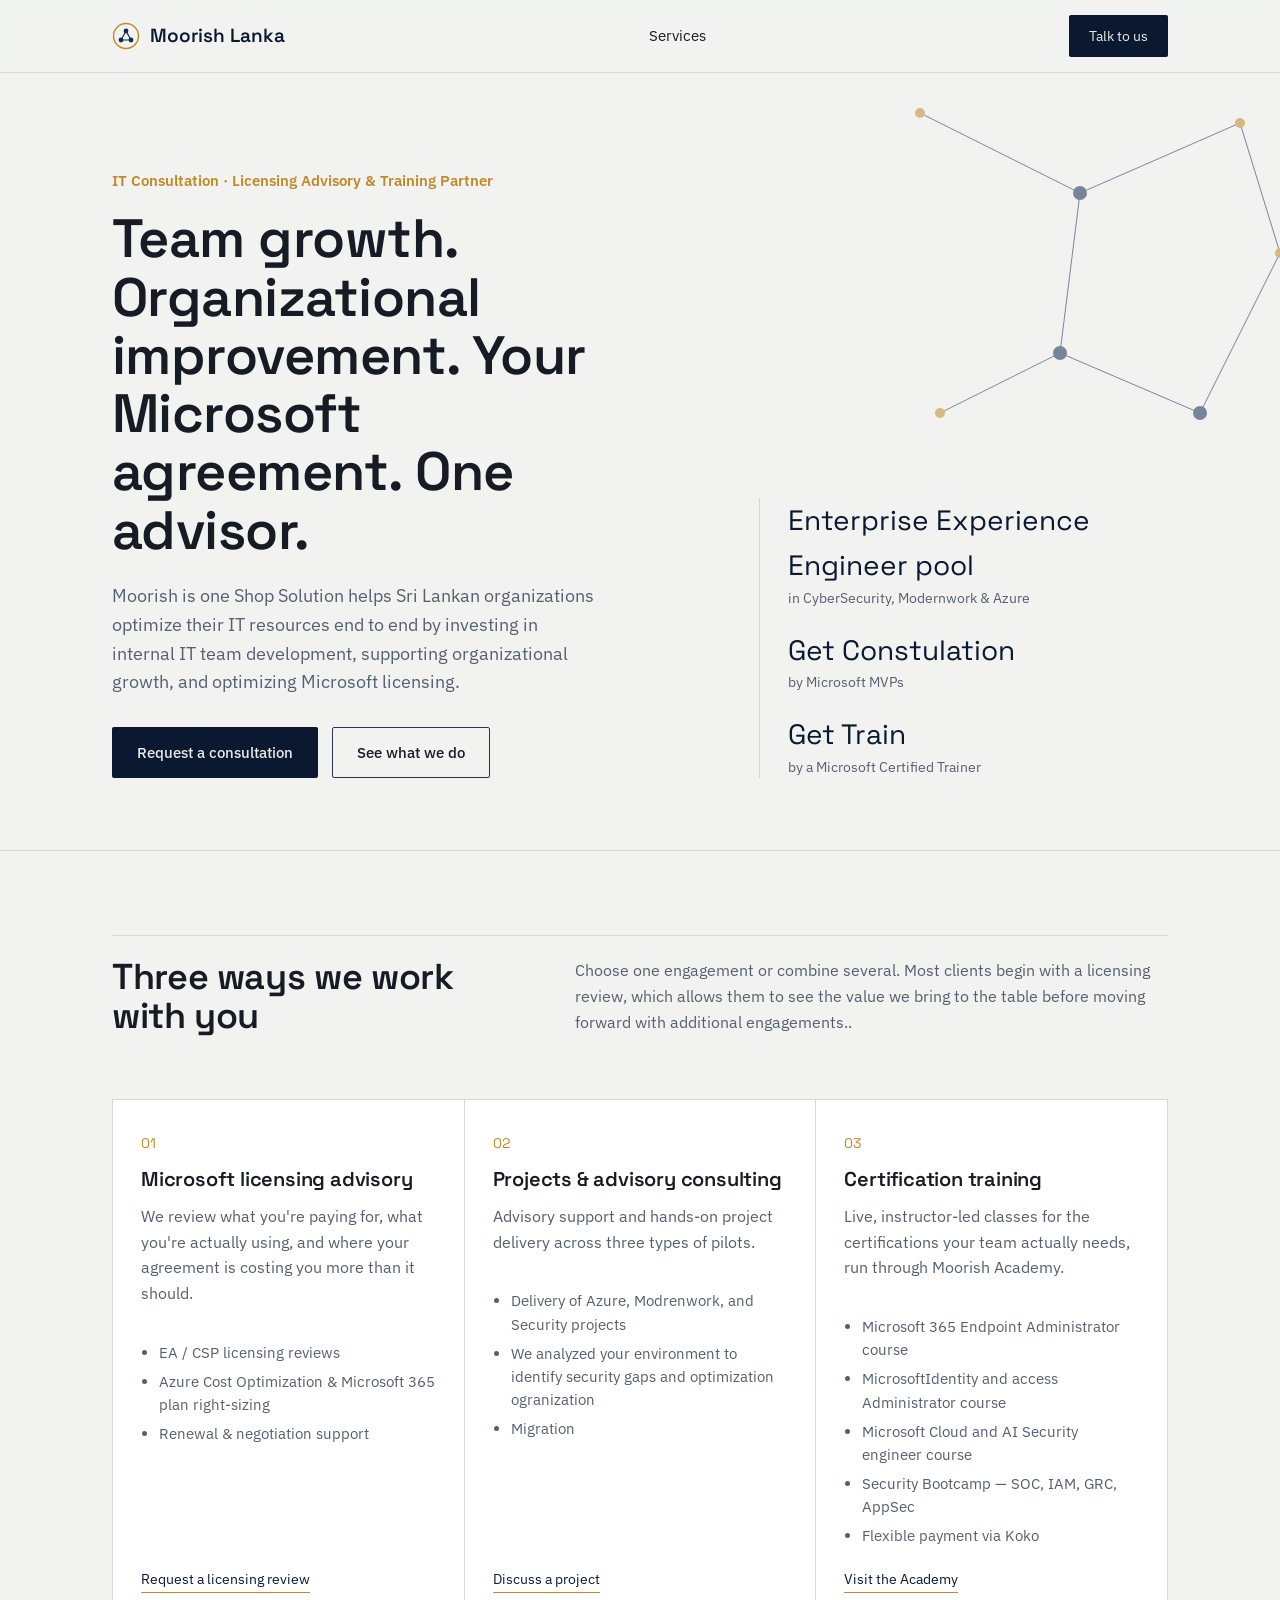
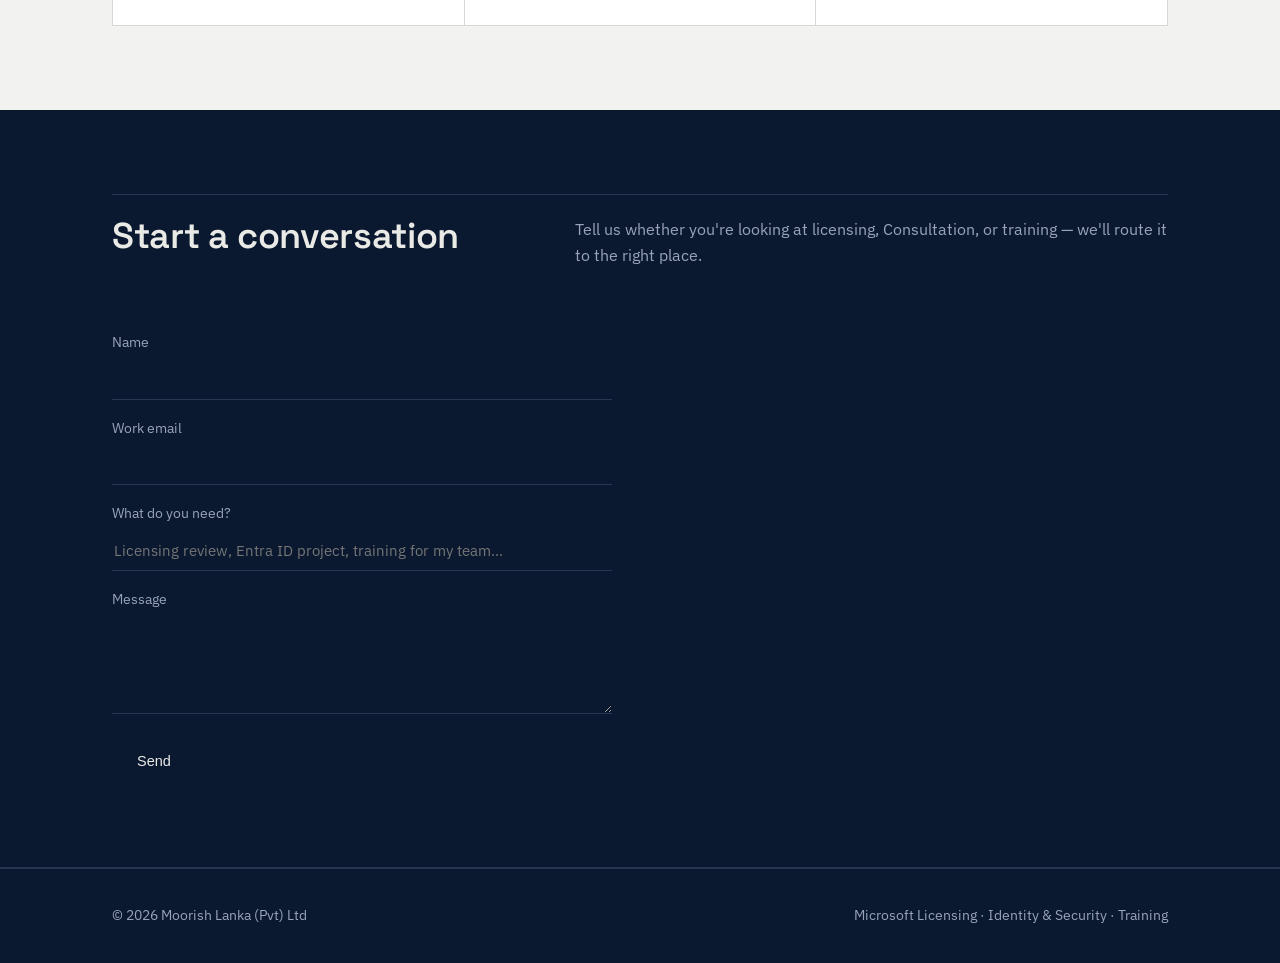
<file: index.html>
<!doctype html>
<html lang="en">
<head>
<meta charset="UTF-8">
<meta name="viewport" content="width=device-width, initial-scale=1">
<title>Moorish Lanka - Your One-Stop IT Partner</title>
<meta name="description" content="IT Consultation · Licensing Advisory &amp; Training Partner">
<link rel="preconnect" href="https://fonts.googleapis.com">
<link href="https://fonts.googleapis.com/css2?family=Space+Grotesk:wght@500;600;700&family=IBM+Plex+Sans:wght@400;500;600&display=swap" rel="stylesheet">
<link rel="stylesheet" href="styles.css">
</head>
<body>

<nav class="site-nav">
  <div class="wrap">
    <a href="#" class="brand">
      <svg class="mark" viewBox="0 0 28 28" fill="none" xmlns="http://www.w3.org/2000/svg">
        <circle cx="14" cy="14" r="12.5" stroke="#C08A28" stroke-width="1.4"/>
        <circle cx="14" cy="9" r="2.4" fill="#142C54"/>
        <circle cx="9" cy="18" r="2.4" fill="#142C54"/>
        <circle cx="19" cy="18" r="2.4" fill="#142C54"/>
        <path d="M14 9L9 18M14 9L19 18M9 18H19" stroke="#142C54" stroke-width="1.2"/>
      </svg>
      Moorish Lanka
    </a>
    <div class="nav-links">
      <a href="#services">Services</a>
    </div>
    <a href="#contact" class="nav-cta">Talk to us</a>
  </div>
</nav>

<header class="hero">
  <svg class="net-motif" viewBox="0 0 480 480" fill="none" xmlns="http://www.w3.org/2000/svg">
    <g stroke="#142C54" stroke-width="1">
      <line x1="60" y1="80" x2="220" y2="160"/>
      <line x1="220" y1="160" x2="380" y2="90"/>
      <line x1="220" y1="160" x2="200" y2="320"/>
      <line x1="200" y1="320" x2="340" y2="380"/>
      <line x1="200" y1="320" x2="80" y2="380"/>
      <line x1="380" y1="90" x2="420" y2="220"/>
      <line x1="420" y1="220" x2="340" y2="380"/>
    </g>
    <g fill="#C08A28">
      <circle cx="60" cy="80" r="5"/>
      <circle cx="380" cy="90" r="5"/>
      <circle cx="420" cy="220" r="5"/>
      <circle cx="80" cy="380" r="5"/>
    </g>
    <g fill="#142C54">
      <circle cx="220" cy="160" r="7"/>
      <circle cx="200" cy="320" r="7"/>
      <circle cx="340" cy="380" r="7"/>
    </g>
  </svg>
  <div class="wrap">
    <div>
      <div class="hero-kicker"> IT Consultation · Licensing Advisory &amp; Training Partner </div>
      <h1>Team growth. Organizational improvement. Your Microsoft agreement. One advisor.</h1>
      <p class="hero-lede">Moorish is one Shop Solution helps Sri Lankan organizations optimize their IT resources end to end by investing in internal IT team development, supporting organizational growth, and optimizing Microsoft licensing.</p>
      <div class="hero-actions">
        <a href="#contact" class="btn btn-primary">Request a consultation</a>
        <a href="#services" class="btn btn-ghost">See what we do</a>
      </div>
    </div>
    <div class="hero-side">
      <div class="hero-stat"><span class="n">Enterprise Experience Engineer pool</span><span class="l">in CyberSecurity, Modernwork &amp; Azure</span></div>
      <div class="hero-stat"><span class="n">Get Constulation</span><span class="l">by Microsoft MVPs</span></div>
      <div class="hero-stat"><span class="n">Get Train</span><span class="l">by a Microsoft Certified Trainer</span></div>
    </div>
  </div>
</header>

<section id="services">
  <div class="wrap">
    <div class="section-head">
      <h2>Three ways we work with you</h2>
      <p>Choose one engagement or combine several. Most clients begin with a licensing review, which allows them to see the value we bring to the table before moving forward with additional engagements..</p>
    </div>
    <div class="services-grid">
      <div class="service-card">
        <span class="idx">01</span>
        <h3>Microsoft licensing advisory</h3>
        <p>We review what you're paying for, what you're actually using, and where your agreement is costing you more than it should.</p>
        <ul>
          <li>EA / CSP licensing reviews</li>
          <li>Azure Cost Optimization &amp; Microsoft 365 plan right-sizing</li>
          <li>Renewal &amp; negotiation support</li>
        </ul>
        <a href="#contact" class="more">Request a licensing review</a>
      </div>
      <div class="service-card">
        <span class="idx">02</span>
        <h3>Projects &amp; advisory consulting</h3>
        <p>Advisory support and hands-on project delivery across three types of pilots.</p>
        <ul>
          <li>Delivery of Azure, Modrenwork, and Security projects</li>
          <li>We analyzed your environment to identify security gaps and optimization ogranization</li>
          <li>Migration</li>
        </ul>
        <a href="#contact" class="more">Discuss a project</a>
      </div>
      <div class="service-card">
        <span class="idx">03</span>
        <h3>Certification training</h3>
        <p>Live, instructor-led classes for the certifications your team actually needs, run through Moorish Academy.</p>
        <ul>
          <li>Microsoft 365 Endpoint Administrator course</li>
          <li>MicrosoftIdentity and access Administrator course</li>
          <li>Microsoft Cloud and AI Security engineer course</li>
          <li>Security Bootcamp — SOC, IAM, GRC, AppSec</li>
          <li>Flexible payment via Koko</li>
        </ul>
        <a href="https://academy.moorishlanka.com" class="more">Visit the Academy</a>
      </div>
    </div>
  </div>
</section>
<section id="contact" class="section-dark">
  <div class="wrap">
    <div class="section-head">
      <h2>Start a conversation</h2>
      <p>Tell us whether you're looking at licensing, Consultation, or training — we'll route it to the right place.</p>
    </div>
    <div class="contact-grid">
      <form action="#" method="post">
        <div class="field">
          <label for="name">Name</label>
          <input id="name" name="name" type="text" required>
        </div>
        <div class="field">
          <label for="email">Work email</label>
          <input id="email" name="email" type="email" required>
        </div>
        <div class="field">
          <label for="topic">What do you need?</label>
          <input id="topic" name="topic" type="text" placeholder="Licensing review, Entra ID project, training for my team…">
        </div>
        <div class="field">
          <label for="message">Message</label>
          <textarea id="message" name="message" rows="4"></textarea>
        </div>
        <button type="submit" class="btn btn-primary">Send</button>
      </form>
    </div>
  </div>
</section>

<footer>
  <div class="wrap">
    <span>© <span id="yr"></span> Moorish Lanka (Pvt) Ltd</span>
    <span>Microsoft Licensing · Identity &amp; Security · Training</span>
  </div>
</footer>

<script>
  document.getElementById('yr').textContent = new Date().getFullYear();
</script>

</body>
</html>
</file>
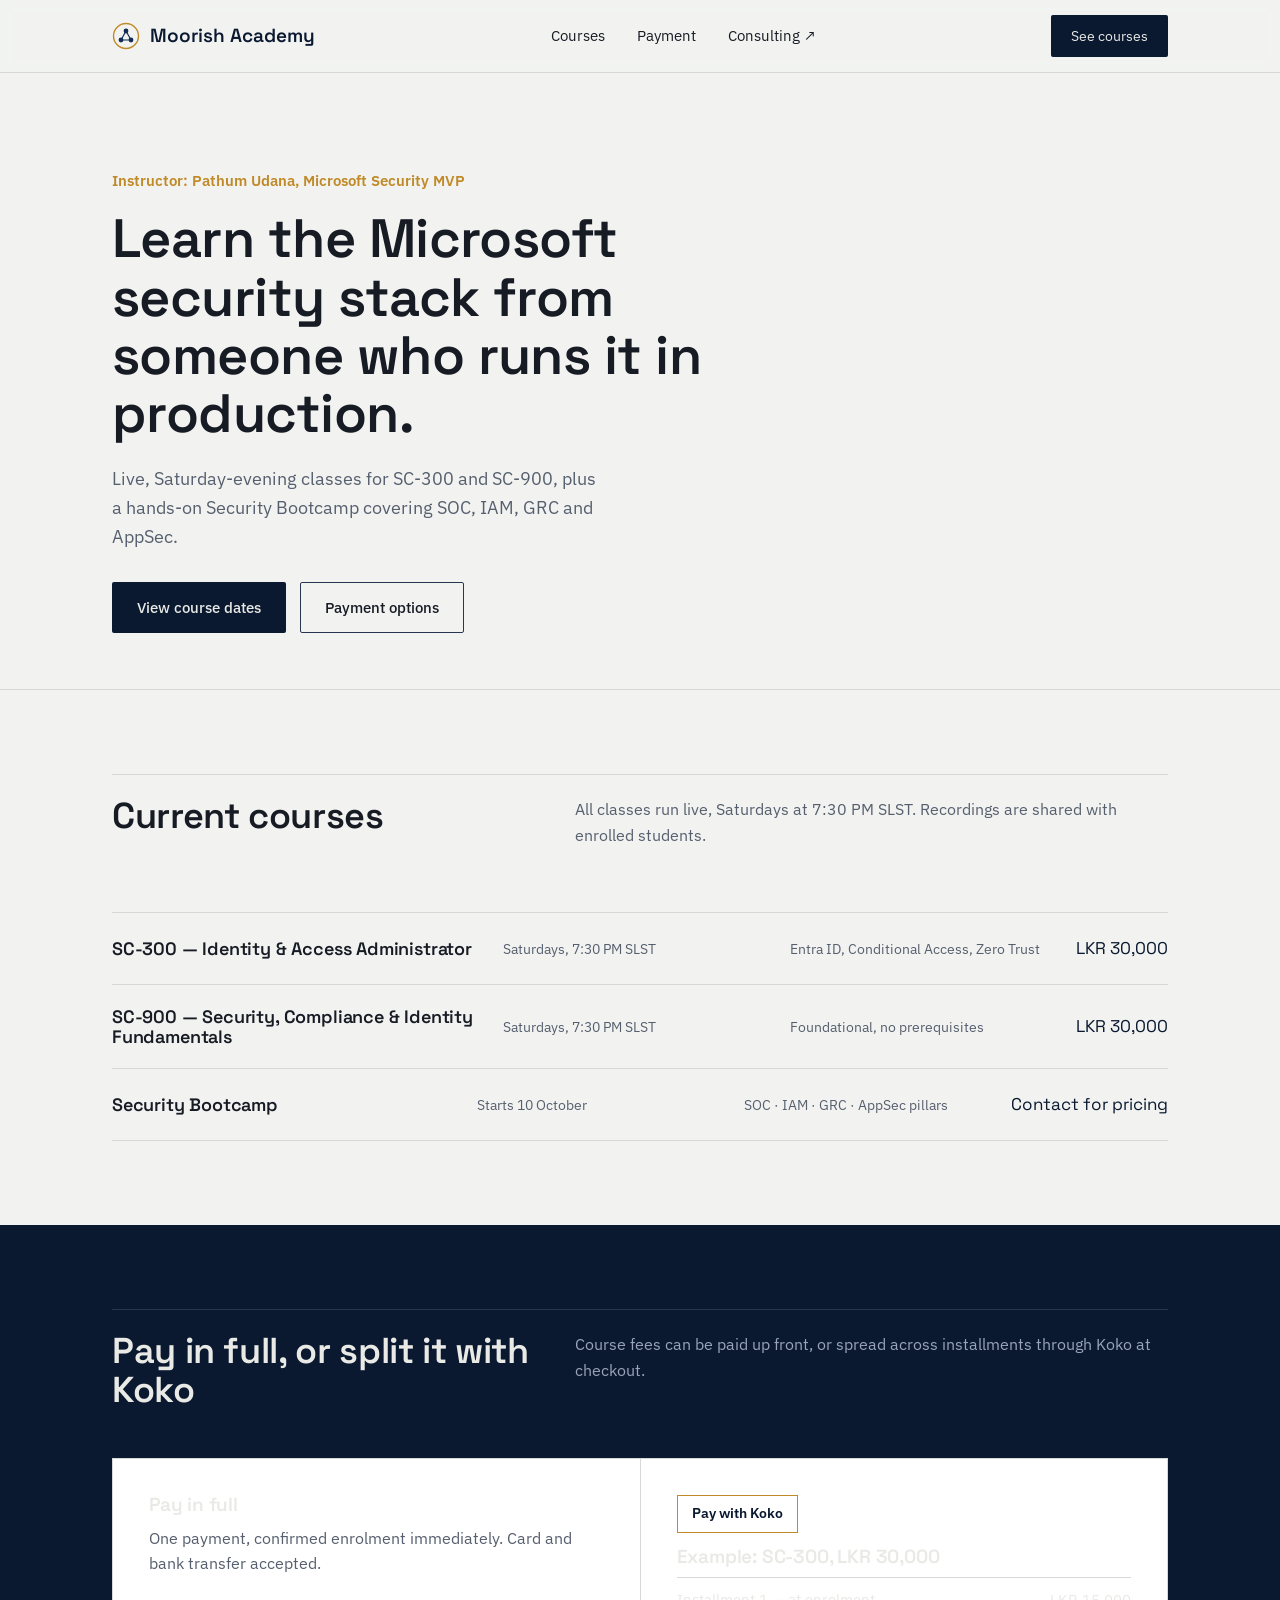
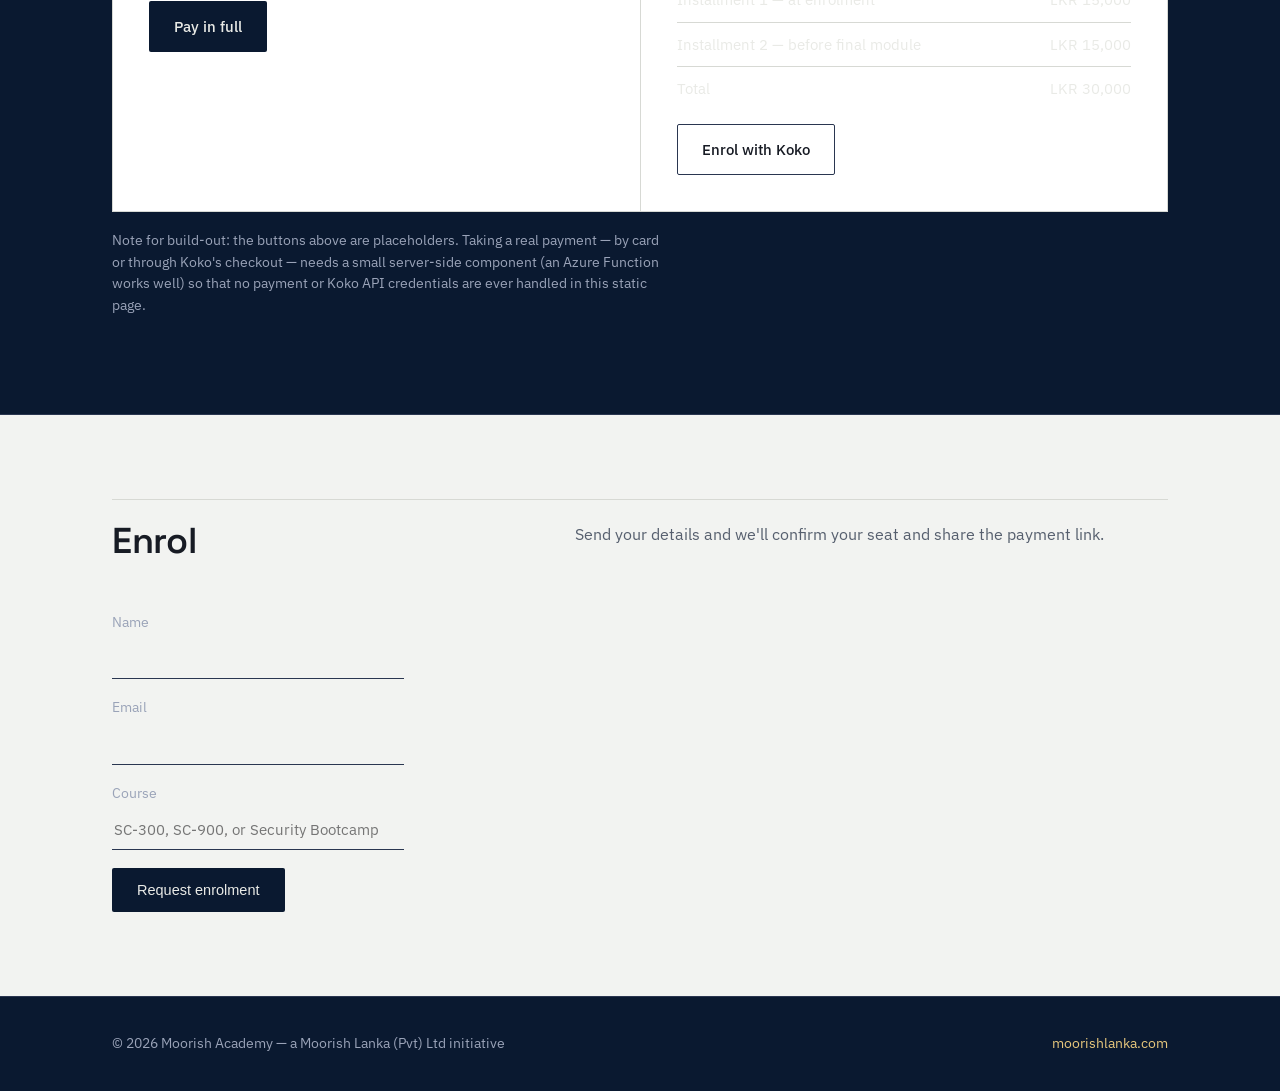
<file: academy.html>
<!doctype html>
<html lang="en">
<head>
<meta charset="UTF-8">
<meta name="viewport" content="width=device-width, initial-scale=1">
<title>Moorish Academy — Microsoft Security Certification Training</title>
<meta name="description" content="SC-300, SC-900 and Security Bootcamp training from a four-time Microsoft Security MVP, with flexible payment via Koko.">
<link rel="preconnect" href="https://fonts.googleapis.com">
<link href="https://fonts.googleapis.com/css2?family=Space+Grotesk:wght@500;600;700&family=IBM+Plex+Sans:wght@400;500;600&display=swap" rel="stylesheet">
<link rel="stylesheet" href="styles.css">
</head>
<body>

<nav class="site-nav">
  <div class="wrap">
    <a href="https://moorishlanka.com" class="brand">
      <svg class="mark" viewBox="0 0 28 28" fill="none" xmlns="http://www.w3.org/2000/svg">
        <circle cx="14" cy="14" r="12.5" stroke="#C08A28" stroke-width="1.4"/>
        <circle cx="14" cy="9" r="2.4" fill="#142C54"/>
        <circle cx="9" cy="18" r="2.4" fill="#142C54"/>
        <circle cx="19" cy="18" r="2.4" fill="#142C54"/>
        <path d="M14 9L9 18M14 9L19 18M9 18H19" stroke="#142C54" stroke-width="1.2"/>
      </svg>
      Moorish Academy
    </a>
    <div class="nav-links">
      <a href="#courses">Courses</a>
      <a href="#pay">Payment</a>
      <a href="https://moorishlanka.com">Consulting ↗</a>
    </div>
    <a href="#courses" class="nav-cta">See courses</a>
  </div>
</nav>

<header class="hero" style="padding-bottom:56px;">
  <div class="wrap" style="grid-template-columns: 1fr;">
    <div>
      <div class="hero-kicker">Instructor: Pathum Udana, Microsoft Security MVP</div>
      <h1 style="max-width:18ch;">Learn the Microsoft security stack from someone who runs it in production.</h1>
      <p class="hero-lede">Live, Saturday-evening classes for SC-300 and SC-900, plus a hands-on Security Bootcamp covering SOC, IAM, GRC and AppSec.</p>
      <div class="hero-actions">
        <a href="#courses" class="btn btn-primary">View course dates</a>
        <a href="#pay" class="btn btn-ghost">Payment options</a>
      </div>
    </div>
  </div>
</header>

<section id="courses">
  <div class="wrap">
    <div class="section-head">
      <h2>Current courses</h2>
      <p>All classes run live, Saturdays at 7:30 PM SLST. Recordings are shared with enrolled students.</p>
    </div>
    <div class="course-list">
      <div class="course-row">
        <h4>SC-300 — Identity &amp; Access Administrator</h4>
        <span class="meta">Saturdays, 7:30 PM SLST</span>
        <span class="meta">Entra ID, Conditional Access, Zero Trust</span>
        <span class="price">LKR 30,000</span>
      </div>
      <div class="course-row">
        <h4>SC-900 — Security, Compliance &amp; Identity Fundamentals</h4>
        <span class="meta">Saturdays, 7:30 PM SLST</span>
        <span class="meta">Foundational, no prerequisites</span>
        <span class="price">LKR 30,000</span>
      </div>
      <div class="course-row">
        <h4>Security Bootcamp</h4>
        <span class="meta">Starts 10 October</span>
        <span class="meta">SOC · IAM · GRC · AppSec pillars</span>
        <span class="price">Contact for pricing</span>
      </div>
    </div>
  </div>
</section>

<section id="pay" class="section-dark">
  <div class="wrap">
    <div class="section-head">
      <h2>Pay in full, or split it with Koko</h2>
      <p>Course fees can be paid up front, or spread across installments through Koko at checkout.</p>
    </div>
    <div class="pay-panel">
      <div class="pay-col">
        <h3>Pay in full</h3>
        <p style="color:var(--text-mute);">One payment, confirmed enrolment immediately. Card and bank transfer accepted.</p>
        <a href="#enroll" class="btn btn-primary" style="margin-top:8px;">Pay in full</a>
      </div>
      <div class="pay-col">
        <div class="koko-mark">Pay with Koko</div>
        <h3>Example: SC-300, LKR 30,000</h3>
        <div class="installment-row"><span>Installment 1 — at enrolment</span><span>LKR 15,000</span></div>
        <div class="installment-row"><span>Installment 2 — before final module</span><span>LKR 15,000</span></div>
        <div class="installment-row"><span>Total</span><span>LKR 30,000</span></div>
        <a href="#enroll" class="btn btn-ghost" style="margin-top:14px;">Enrol with Koko</a>
      </div>
    </div>
    <p style="margin-top:18px; font-size:13.5px; color:var(--text-on-dark-mute); max-width:70ch;">
      Note for build-out: the buttons above are placeholders. Taking a real payment — by card or through Koko's checkout — needs a small server-side component (an Azure Function works well) so that no payment or Koko API credentials are ever handled in this static page.
    </p>
  </div>
</section>

<section id="enroll">
  <div class="wrap">
    <div class="section-head">
      <h2>Enrol</h2>
      <p>Send your details and we'll confirm your seat and share the payment link.</p>
    </div>
    <div class="contact-grid" style="max-width:640px;">
      <form action="#" method="post">
        <div class="field"><label for="name">Name</label><input id="name" name="name" type="text" required></div>
        <div class="field"><label for="email">Email</label><input id="email" name="email" type="email" required></div>
        <div class="field"><label for="course">Course</label><input id="course" name="course" type="text" placeholder="SC-300, SC-900, or Security Bootcamp"></div>
        <button type="submit" class="btn btn-primary">Request enrolment</button>
      </form>
    </div>
  </div>
</section>

<footer>
  <div class="wrap">
    <span>© <span id="yr"></span> Moorish Academy — a Moorish Lanka (Pvt) Ltd initiative</span>
    <span><a href="https://moorishlanka.com" style="color:var(--gold-soft);">moorishlanka.com</a></span>
  </div>
</footer>

<script>
  document.getElementById('yr').textContent = new Date().getFullYear();
</script>

</body>
</html>
</file>
<file: styles.css>
/* ============================================================
   Moorish Lanka — design tokens
   Palette: deep navy ink + warm graphite paper + muted gold
   Type: Space Grotesk (display) / IBM Plex Sans (body)
   ============================================================ */

:root {
  --ink: #0E1420;
  --navy: #142C54;
  --navy-deep: #0A1930;
  --paper: #F2F3F1;
  --paper-raised: #FFFFFF;
  --gold: #C08A28;
  --gold-soft: #E7C77C;
  --line: #D7D9D4;
  --line-dark: #2A3650;
  --text: #171B24;
  --text-mute: #565F6E;
  --text-on-dark: #E9EAE6;
  --text-on-dark-mute: #9AA3B8;

  --serif-display: "Space Grotesk", "IBM Plex Sans", sans-serif;
  --sans-body: "IBM Plex Sans", -apple-system, BlinkMacSystemFont, sans-serif;

  --radius: 2px;
  --max-w: 1120px;
}

* { box-sizing: border-box; }

html {
  scroll-behavior: smooth;
}

body {
  margin: 0;
  background: var(--paper);
  color: var(--text);
  font-family: var(--sans-body);
  font-size: 16px;
  line-height: 1.6;
  -webkit-font-smoothing: antialiased;
}

h1, h2, h3, h4 {
  font-family: var(--serif-display);
  color: var(--text);
  margin: 0;
  line-height: 1.08;
  letter-spacing: -0.01em;
  font-weight: 600;
}

p { margin: 0 0 1em; color: var(--text-mute); max-width: 62ch; }

a { color: inherit; text-decoration: none; }

.wrap {
  max-width: var(--max-w);
  margin: 0 auto;
  padding: 0 32px;
}

/* ---------- Nav ---------- */

.site-nav {
  position: sticky;
  top: 0;
  z-index: 50;
  background: rgba(242,243,241,0.92);
  backdrop-filter: blur(6px);
  border-bottom: 1px solid var(--line);
}

.site-nav .wrap {
  display: flex;
  align-items: center;
  justify-content: space-between;
  height: 72px;
}

.brand {
  font-family: var(--serif-display);
  font-weight: 600;
  font-size: 19px;
  display: flex;
  align-items: center;
  gap: 10px;
  color: var(--navy-deep);
}

.brand .mark {
  width: 28px; height: 28px;
  flex-shrink: 0;
}

.nav-links {
  display: flex;
  gap: 32px;
  font-size: 14.5px;
  color: var(--text);
}

.nav-links a { padding: 6px 0; border-bottom: 1px solid transparent; }
.nav-links a:hover { border-bottom-color: var(--gold); }

.nav-cta {
  background: var(--navy-deep);
  color: var(--text-on-dark) !important;
  padding: 10px 20px;
  font-size: 14px;
  border-radius: var(--radius);
}
.nav-cta:hover { background: var(--navy); }

@media (max-width: 760px) {
  .nav-links { display: none; }
}

/* ---------- Hero ---------- */

.hero {
  position: relative;
  padding: 96px 0 72px;
  overflow: hidden;
  border-bottom: 1px solid var(--line);
}

.hero .wrap {
  display: grid;
  grid-template-columns: 1.3fr 0.9fr;
  gap: 56px;
  align-items: end;
  position: relative;
  z-index: 2;
}

.hero-kicker {
  font-size: 14.5px;
  color: var(--gold);
  font-weight: 600;
  margin-bottom: 18px;
}

.hero h1 {
  font-size: clamp(34px, 5vw, 54px);
  max-width: 14ch;
}

.hero-lede {
  margin-top: 22px;
  font-size: 18px;
  max-width: 44ch;
  color: var(--text-mute);
}

.hero-side {
  border-left: 1px solid var(--line);
  padding-left: 28px;
  display: flex;
  flex-direction: column;
  gap: 18px;
}

.hero-stat {
  display: flex;
  flex-direction: column;
}
.hero-stat .n {
  font-family: var(--serif-display);
  font-size: 28px;
  color: var(--navy-deep);
}
.hero-stat .l {
  font-size: 13.5px;
  color: var(--text-mute);
}

.hero-actions {
  margin-top: 30px;
  display: flex;
  gap: 14px;
}

.btn {
  display: inline-flex;
  align-items: center;
  gap: 8px;
  padding: 13px 24px;
  font-size: 14.5px;
  font-weight: 500;
  border-radius: var(--radius);
  border: 1px solid transparent;
}
.btn-primary { background: var(--navy-deep); color: var(--text-on-dark); }
.btn-primary:hover { background: var(--navy); }
.btn-ghost { border-color: var(--line-dark); color: var(--text); }
.btn-ghost:hover { border-color: var(--gold); }

/* network motif */
.net-motif {
  position: absolute;
  right: -60px; top: -40px;
  width: 480px; height: 480px;
  opacity: 0.55;
  z-index: 1;
}

/* ---------- Section scaffolding ---------- */

section { padding: 84px 0; }
.section-dark {
  background: var(--navy-deep);
  color: var(--text-on-dark);
  border-bottom: 1px solid var(--line-dark);
}
.section-dark p { color: var(--text-on-dark-mute); }
.section-dark h2, .section-dark h3 { color: var(--text-on-dark); }

.section-head {
  display: grid;
  grid-template-columns: 1fr 1.4fr;
  gap: 40px;
  margin-bottom: 48px;
  align-items: start;
  border-top: 1px solid var(--line);
  padding-top: 22px;
}
.section-dark .section-head { border-top-color: var(--line-dark); }

.section-head h2 { font-size: clamp(26px, 3vw, 36px); }

/* ---------- Services ---------- */

.services-grid {
  display: grid;
  grid-template-columns: repeat(3, 1fr);
  gap: 1px;
  background: var(--line);
  border: 1px solid var(--line);
}

.service-card {
  background: var(--paper-raised);
  padding: 32px 28px;
  display: flex;
  flex-direction: column;
  gap: 14px;
}

.service-card .idx {
  font-family: var(--serif-display);
  font-size: 14px;
  color: var(--gold);
}

.service-card h3 { font-size: 20px; }

.service-card ul {
  margin: 4px 0 0;
  padding: 0 0 0 18px;
  font-size: 14.5px;
  color: var(--text-mute);
}
.service-card li { margin-bottom: 6px; }

.service-card a.more {
  margin-top: auto;
  font-size: 14px;
  color: var(--navy-deep);
  border-bottom: 1px solid var(--gold);
  align-self: flex-start;
  padding-bottom: 2px;
}

@media (max-width: 900px) {
  .services-grid { grid-template-columns: 1fr; }
  .hero .wrap { grid-template-columns: 1fr; }
  .hero-side { border-left: none; border-top: 1px solid var(--line); padding-left: 0; padding-top: 24px; flex-direction: row; flex-wrap: wrap; }
  .section-head { grid-template-columns: 1fr; }
}

/* ---------- About / credentials ---------- */

.credentials-list {
  display: grid;
  grid-template-columns: repeat(2, 1fr);
  gap: 20px 40px;
}
.credential {
  display: flex;
  gap: 14px;
  border-top: 1px solid var(--line);
  padding-top: 14px;
}
.credential .yr {
  font-family: var(--serif-display);
  color: var(--gold);
  font-size: 15px;
  min-width: 70px;
}
.credential .d { font-size: 14.5px; color: var(--text-mute); }
.section-dark .credential { border-top-color: var(--line-dark); }

@media (max-width: 700px) { .credentials-list { grid-template-columns: 1fr; } }

/* ---------- Partner / badge ---------- */

.partner-panel {
  display: grid;
  grid-template-columns: 220px 1fr;
  gap: 44px;
  align-items: center;
  border: 1px solid var(--line-dark);
  padding: 40px;
  background: #0F2347;
}

.badge-box {
  border: 1px solid var(--gold-soft);
  padding: 24px;
  text-align: center;
}
.badge-box .mark { width: 56px; height: 56px; margin: 0 auto 12px; }
.badge-box .label { font-family: var(--serif-display); font-size: 15px; color: var(--text-on-dark); }
.badge-box .sub { font-size: 12.5px; color: var(--gold-soft); margin-top: 4px; }

@media (max-width: 760px) { .partner-panel { grid-template-columns: 1fr; } }

/* ---------- Academy teaser / Courses ---------- */

.course-list { display: flex; flex-direction: column; }
.course-row {
  display: grid;
  grid-template-columns: 1.4fr 1fr 1fr auto;
  gap: 24px;
  align-items: center;
  padding: 22px 0;
  border-top: 1px solid var(--line);
}
.course-list .course-row:last-child { border-bottom: 1px solid var(--line); }
.course-row h4 { font-size: 18px; }
.course-row .meta { font-size: 14px; color: var(--text-mute); }
.course-row .price { font-family: var(--serif-display); font-size: 17px; color: var(--navy-deep); }

@media (max-width: 760px) {
  .course-row { grid-template-columns: 1fr; gap: 8px; }
}

/* ---------- Koko payment panel ---------- */

.pay-panel {
  display: grid;
  grid-template-columns: 1fr 1fr;
  gap: 1px;
  background: var(--line);
  border: 1px solid var(--line);
}
.pay-col { background: var(--paper-raised); padding: 36px; }
.pay-col h3 { font-size: 19px; margin-bottom: 10px; }
.koko-mark {
  display: inline-flex; align-items: center; gap: 8px;
  padding: 7px 14px; border: 1px solid var(--gold);
  font-size: 13.5px; font-weight: 600; color: var(--navy-deep);
  margin-bottom: 14px;
}
.installment-row {
  display: flex; justify-content: space-between;
  font-size: 14.5px; padding: 10px 0; border-top: 1px solid var(--line);
}
.installment-row:last-child { font-weight: 600; color: var(--text); }

@media (max-width: 760px) { .pay-panel { grid-template-columns: 1fr; } }

/* ---------- Contact ---------- */

.contact-grid {
  display: grid;
  grid-template-columns: 1fr 1fr;
  gap: 56px;
}

.field { margin-bottom: 18px; }
.field label { display: block; font-size: 13.5px; color: var(--text-on-dark-mute); margin-bottom: 6px; }
.field input, .field textarea {
  width: 100%;
  background: transparent;
  border: none;
  border-bottom: 1px solid var(--line-dark);
  color: var(--text-on-dark);
  font-family: var(--sans-body);
  font-size: 15px;
  padding: 10px 2px;
}
.field input:focus, .field textarea:focus {
  outline: none;
  border-bottom-color: var(--gold);
}

.contact-info .row { display: flex; gap: 14px; padding: 16px 0; border-top: 1px solid var(--line-dark); }
.contact-info .row:last-child { border-bottom: 1px solid var(--line-dark); }
.contact-info .row .k { font-size: 13px; color: var(--text-on-dark-mute); min-width: 90px; }
.contact-info .row .v { font-size: 14.5px; }

@media (max-width: 760px) { .contact-grid { grid-template-columns: 1fr; } }

/* ---------- Footer ---------- */

footer {
  padding: 36px 0;
  border-top: 1px solid var(--line-dark);
  background: var(--navy-deep);
  color: var(--text-on-dark-mute);
  font-size: 13.5px;
}
footer .wrap { display: flex; justify-content: space-between; align-items: center; flex-wrap: wrap; gap: 10px; }

/* Accessibility */
a:focus-visible, button:focus-visible, .btn:focus-visible {
  outline: 2px solid var(--gold);
  outline-offset: 2px;
}

@media (prefers-reduced-motion: reduce) {
  html { scroll-behavior: auto; }
}
</file>
